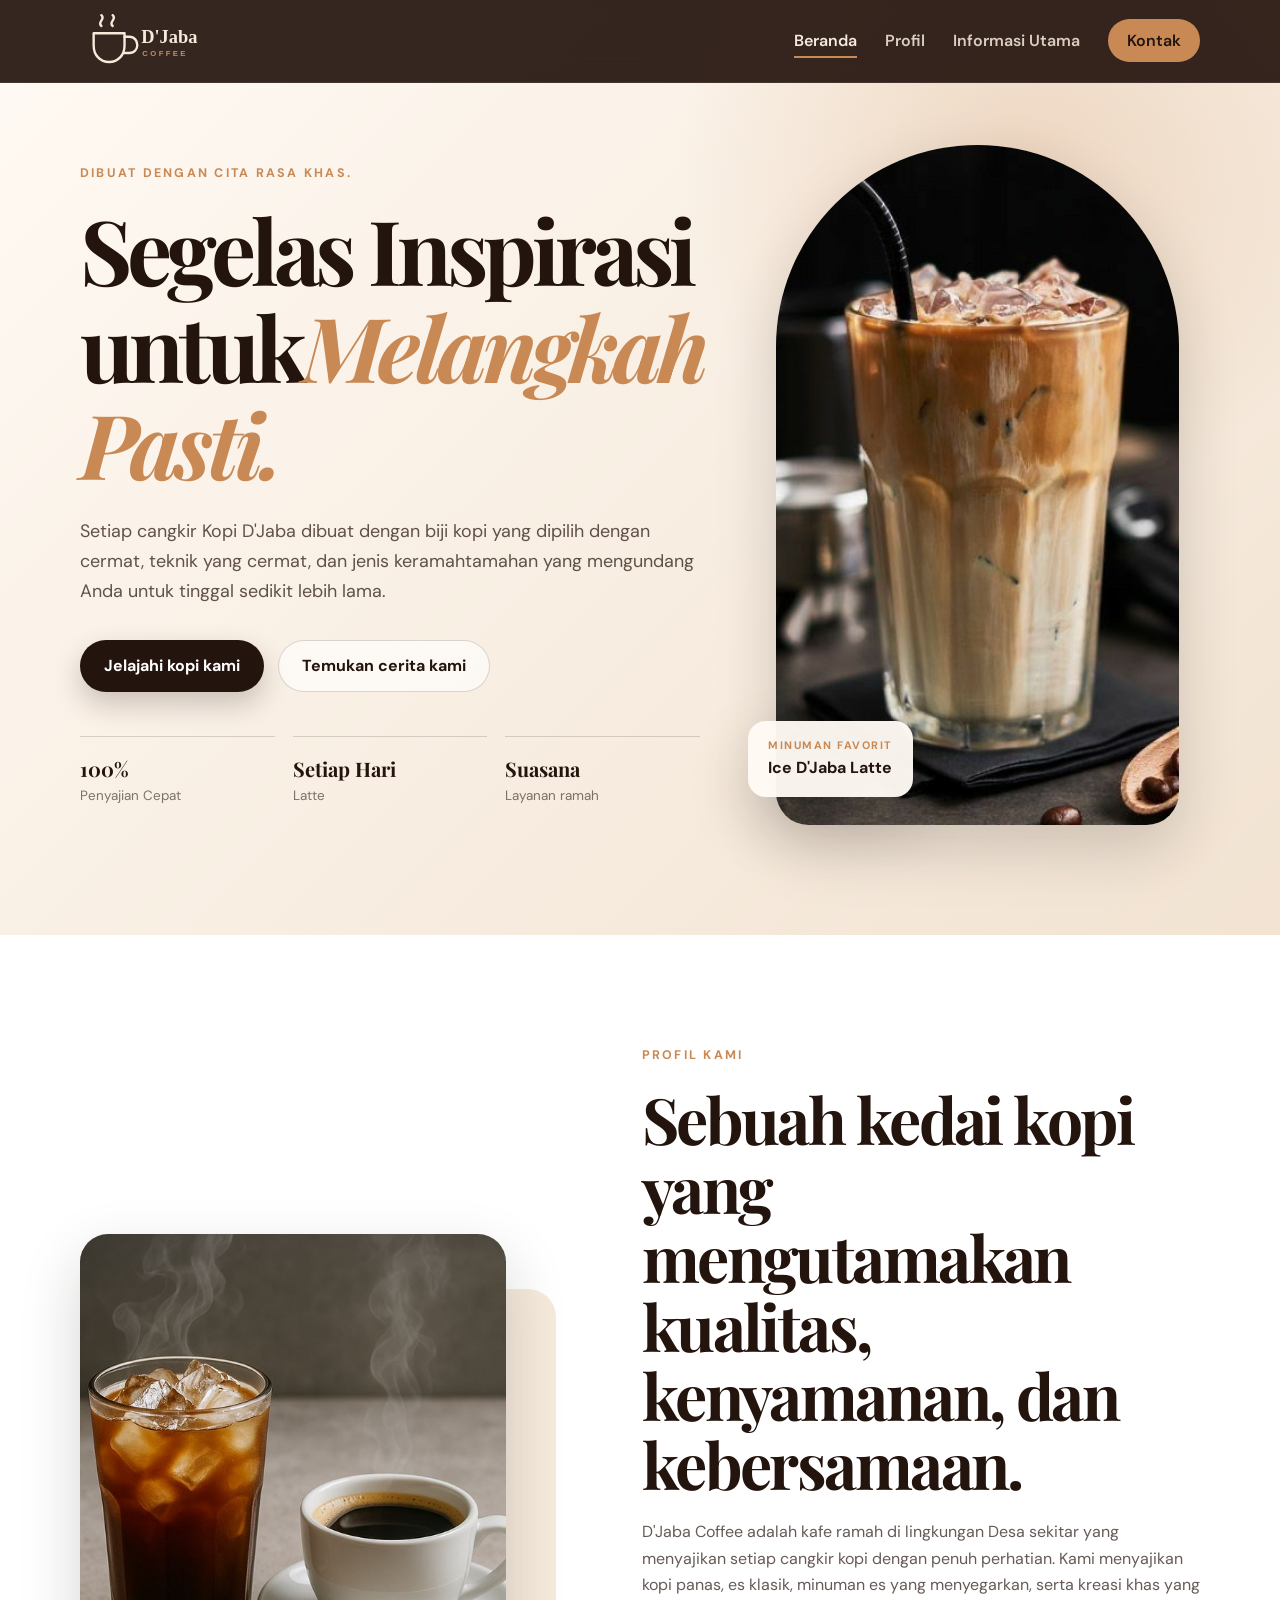
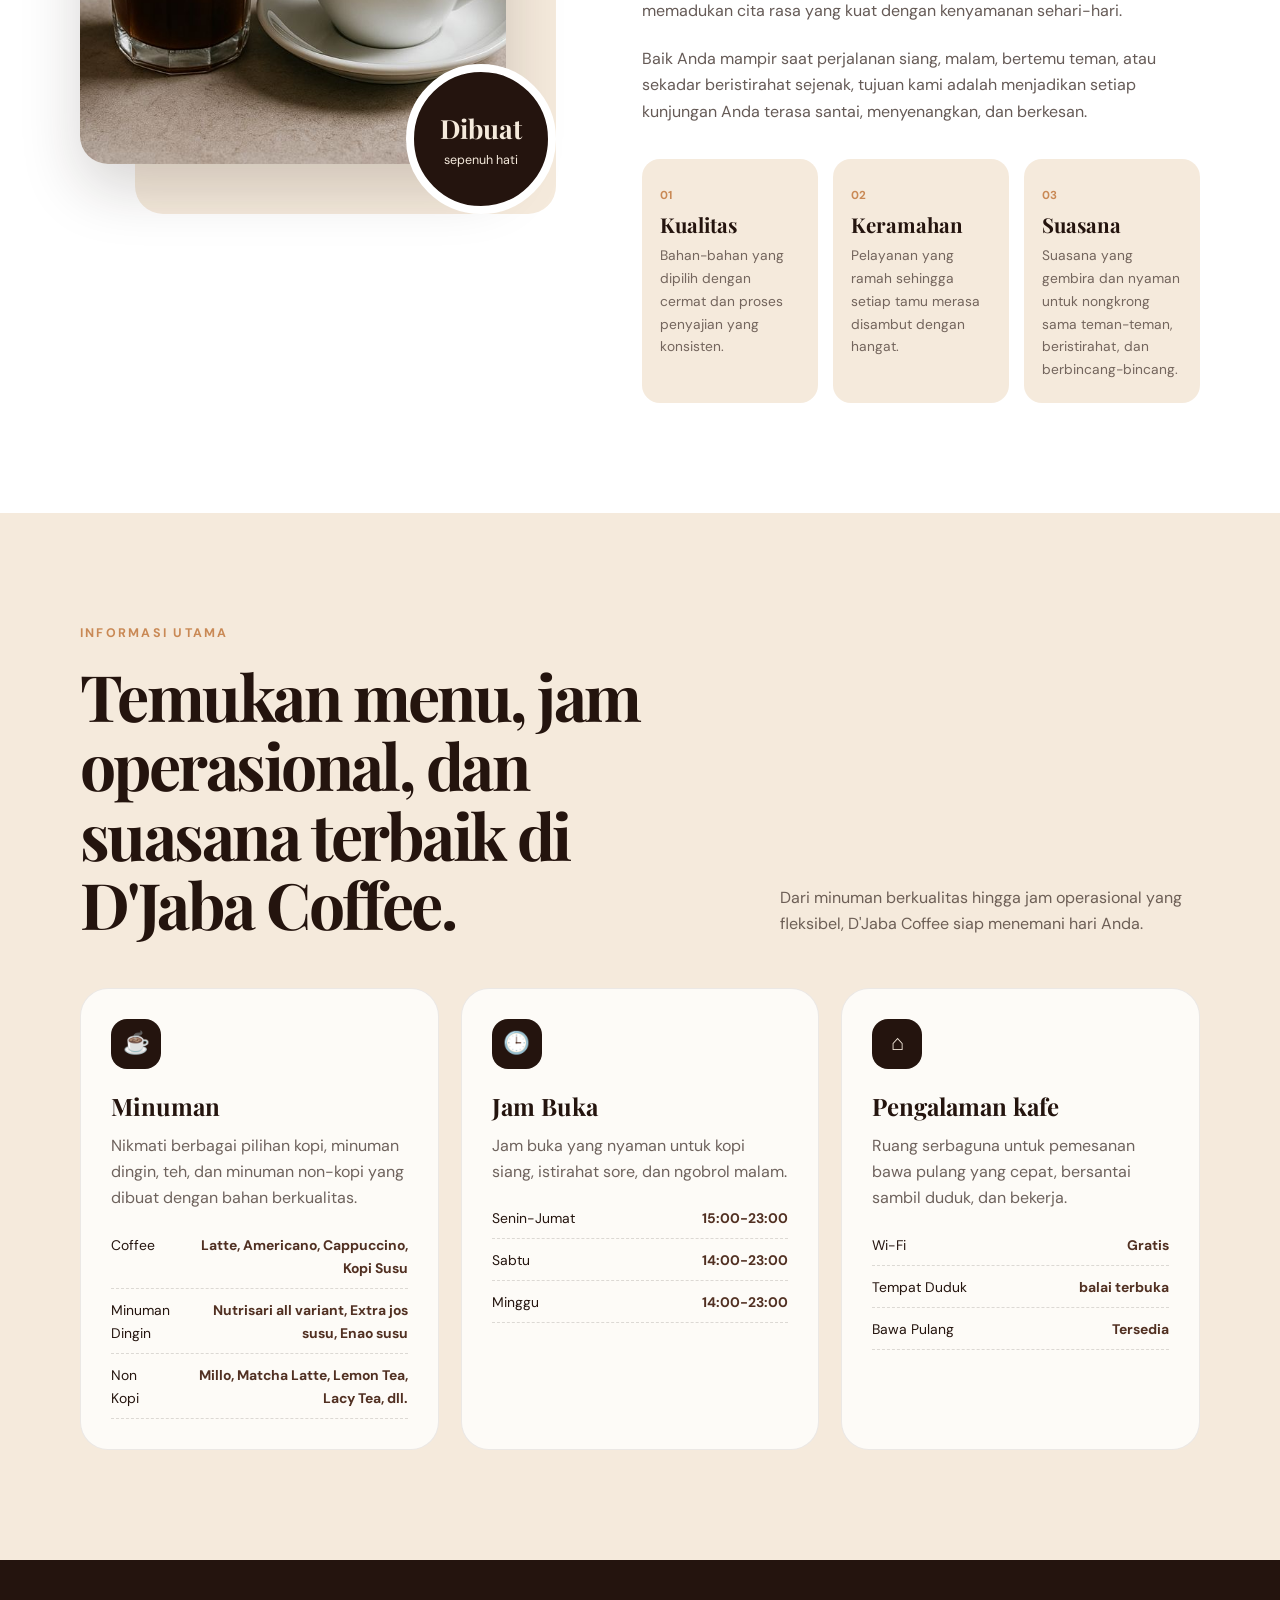
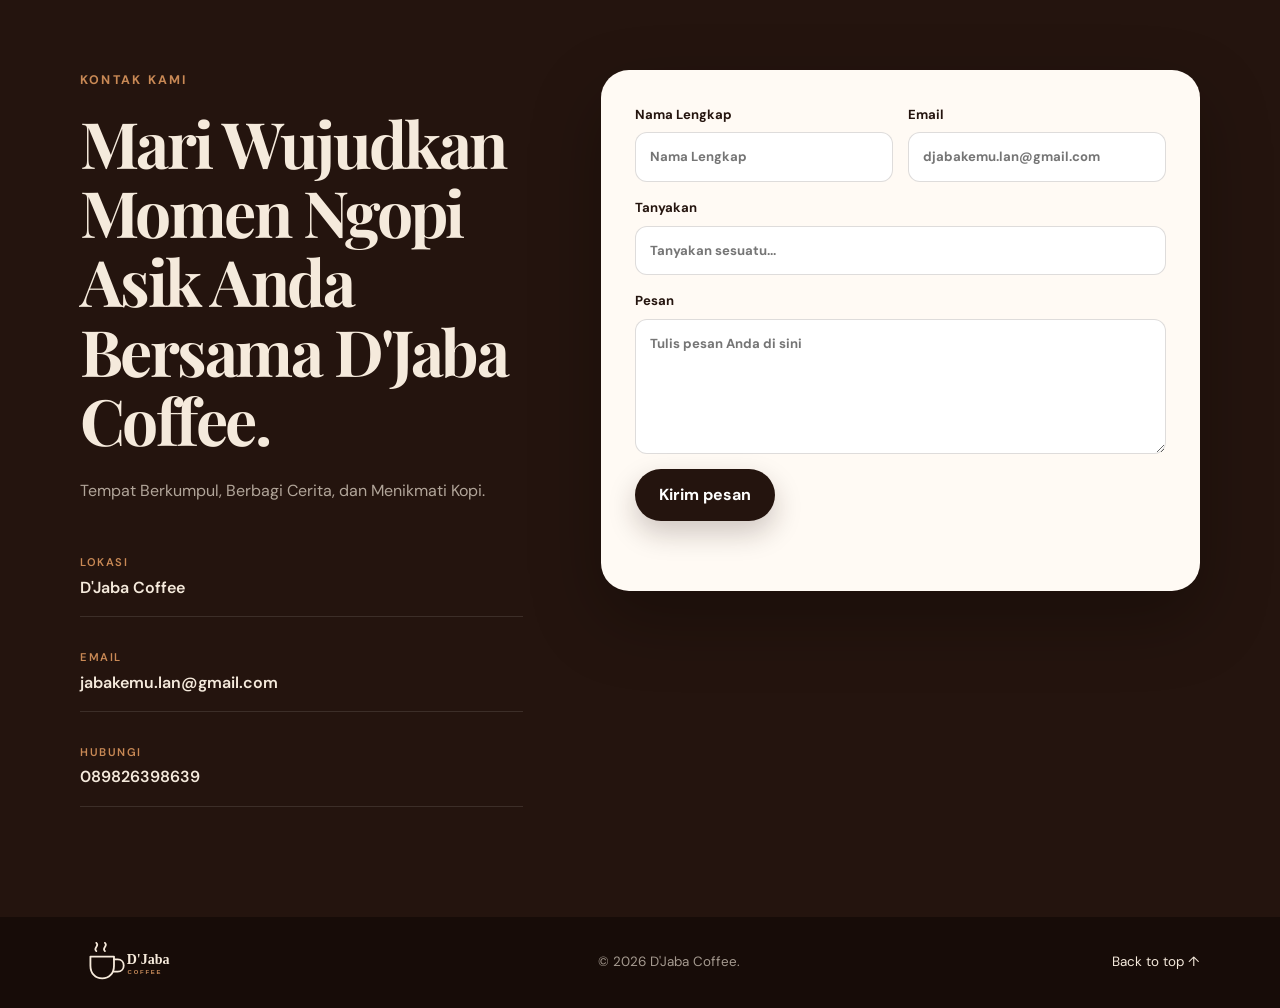
<file: html/index.html>
<!doctype html>
<html lang="en">
  <head>
    <meta charset="UTF-8" />
    <meta name="viewport" content="width=device-width, initial-scale=1.0" />
    <meta
      name="description"
      content="D'Jaba Coffee — handcrafted coffee, warm hospitality, and a welcoming place to slow down."
    />
    <title>D'Jaba Coffee</title>
    <link rel="preconnect" href="https://fonts.googleapis.com" />
    <link rel="preconnect" href="https://fonts.gstatic.com" crossorigin />
    <link
      href="https://fonts.googleapis.com/css2?family=DM+Sans:wght@400;500;600;700&family=Playfair+Display:wght@600;700&display=swap"
      rel="stylesheet"
    />
    <link rel="stylesheet" href="../css/styles.css" />
    <script src="../js/script.js" defer></script>
  </head>
  <body>
    <header class="site-header">
      <nav class="navbar container" aria-label="Main navigation">
        <a class="logo" href="#home" aria-label="D'Jaba Coffee home">
          <img src="../assets/images/djaba-logo.svg" alt="D'Jaba Coffee" />
        </a>
        <button
          class="menu-toggle"
          type="button"
          aria-label="Open navigation"
          aria-expanded="false"
        >
          <span></span><span></span><span></span>
        </button>
        <ul class="nav-links">
          <li><a href="#home">Beranda</a></li>
          <li><a href="#profile">Profil</a></li>
          <li><a href="#information">Informasi Utama</a></li>
          <li><a class="nav-button" href="#contact">Kontak</a></li>
        </ul>
      </nav>
    </header>

    <main>
      <section class="hero section" id="home">
        <div class="container hero-grid">
          <div class="hero-copy reveal">
            <p class="eyebrow">Dibuat dengan cita rasa khas.</p>
            <h1>Segelas Inspirasi untuk<span>Melangkah Pasti.</span></h1>
            <p class="hero-text">
              Setiap cangkir Kopi D'Jaba dibuat dengan biji kopi yang dipilih
              dengan cermat, teknik yang cermat, dan jenis keramahtamahan yang
              mengundang Anda untuk tinggal sedikit lebih lama.
            </p>
            <div class="hero-actions">
              <a class="button button-primary" href="#information"
                >Jelajahi kopi kami</a
              >
              <a class="button button-secondary" href="#profile"
                >Temukan cerita kami</a
              >
            </div>
            <div class="hero-stats" aria-label="Business highlights">
              <div><strong>100%</strong><span>Penyajian Cepat</span></div>
              <div><strong>Setiap Hari</strong><span>Latte</span></div>
              <div><strong>Suasana</strong><span>Layanan ramah</span></div>
            </div>
          </div>

          <figure class="hero-image-wrap reveal">
            <img
              class="hero-image"
              src="../assets/images/hero-coffee.png"
              alt="A tall glass of iced latte with coffee beans nearby"
            />
            <figcaption class="image-note">
              <span>Minuman Favorit</span>Ice D'Jaba Latte
            </figcaption>
          </figure>
        </div>
      </section>

      <section class="profile section" id="profile">
        <div class="container profile-grid">
          <div class="profile-image-wrap reveal">
            <div class="profile-shape"></div>
            <img
              class="profile-image"
              src="../assets/images/profile-coffee.png"
              alt="A glass of iced coffee beside a cup of hot coffee"
            />
            <div class="profile-badge">
              <strong>Dibuat</strong><span>sepenuh hati</span>
            </div>
          </div>

          <div class="profile-copy reveal">
            <p class="eyebrow">Profil Kami</p>
            <h2>
              Sebuah kedai kopi yang mengutamakan kualitas, kenyamanan, dan
              kebersamaan.
            </h2>
            <p>
              D'Jaba Coffee adalah kafe ramah di lingkungan Desa sekitar yang
              menyajikan setiap cangkir kopi dengan penuh perhatian. Kami
              menyajikan kopi panas, es klasik, minuman es yang menyegarkan,
              serta kreasi khas yang memadukan cita rasa yang kuat dengan
              kenyamanan sehari-hari.
            </p>
            <p>
              Baik Anda mampir saat perjalanan siang, malam, bertemu teman, atau
              sekadar beristirahat sejenak, tujuan kami adalah menjadikan setiap
              kunjungan Anda terasa santai, menyenangkan, dan berkesan.
            </p>
            <div class="values">
              <article>
                <span>01</span>
                <h3>Kualitas</h3>
                <p>
                  Bahan-bahan yang dipilih dengan cermat dan proses penyajian
                  yang konsisten.
                </p>
              </article>
              <article>
                <span>02</span>
                <h3>Keramahan</h3>
                <p>
                  Pelayanan yang ramah sehingga setiap tamu merasa disambut
                  dengan hangat.
                </p>
              </article>
              <article>
                <span>03</span>
                <h3>Suasana</h3>
                <p>
                  Suasana yang gembira dan nyaman untuk nongkrong sama
                  teman-teman, beristirahat, dan berbincang-bincang.
                </p>
              </article>
            </div>
          </div>
        </div>
      </section>

      <section class="information section" id="information">
        <div class="container">
          <div class="section-heading reveal">
            <div>
              <p class="eyebrow">Informasi Utama</p>
              <h2>
                Temukan menu, jam operasional, dan suasana terbaik di D'Jaba
                Coffee.
              </h2>
            </div>
            <p>
              Dari minuman berkualitas hingga jam operasional yang fleksibel,
              D'Jaba Coffee siap menemani hari Anda.
            </p>
          </div>

          <div class="info-grid">
            <article class="info-card reveal">
              <div class="info-icon" aria-hidden="true">☕</div>
              <h3>Minuman</h3>
              <p>
                Nikmati berbagai pilihan kopi, minuman dingin, teh, dan minuman
                non-kopi yang dibuat dengan bahan berkualitas.
              </p>
              <ul>
                <li>
                  <span>Coffee</span
                  ><strong>Latte, Americano, Cappuccino, Kopi Susu</strong>
                </li>
                <li>
                  <span>Minuman Dingin</span
                  ><strong
                    >Nutrisari all variant, Extra jos susu, Enao susu</strong
                  >
                </li>
                <li>
                  <span>Non Kopi</span
                  ><strong
                    >Millo, Matcha Latte, Lemon Tea, Lacy Tea, dll.
                  </strong>
                </li>
              </ul>
            </article>
            <article class="info-card reveal">
              <div class="info-icon" aria-hidden="true">🕒</div>
              <h3>Jam Buka</h3>
              <p>
                Jam buka yang nyaman untuk kopi siang, istirahat sore, dan
                ngobrol malam.
              </p>
              <ul>
                <li><span>Senin-Jumat</span><strong>15:00-23:00</strong></li>
                <li><span>Sabtu</span><strong>14:00-23:00</strong></li>
                <li><span>Minggu</span><strong>14:00-23:00</strong></li>
              </ul>
            </article>
            <article class="info-card reveal">
              <div class="info-icon" aria-hidden="true">⌂</div>
              <h3>Pengalaman kafe</h3>
              <p>
                Ruang serbaguna untuk pemesanan bawa pulang yang cepat,
                bersantai sambil duduk, dan bekerja.
              </p>
              <ul>
                <li><span>Wi-Fi</span><strong>Gratis</strong></li>
                <li><span>Tempat Duduk</span><strong>balai terbuka</strong></li>
                <li><span>Bawa Pulang</span><strong>Tersedia</strong></li>
              </ul>
            </article>
          </div>
        </div>
      </section>

      <section class="contact section" id="contact">
        <div class="container contact-grid">
          <div class="contact-copy reveal">
            <p class="eyebrow">Kontak Kami</p>
            <h2>Mari Wujudkan Momen Ngopi Asik Anda Bersama D'Jaba Coffee.</h2>
            <p>Tempat Berkumpul, Berbagi Cerita, dan Menikmati Kopi.</p>
            <div class="contact-details">
              <a href="https://maps.google.com" target="_blank" rel="noopener"
                ><span>Lokasi</span>D'Jaba Coffee</a
              >
              <a href="mailto:jabakemu.lan@gmail.com"
                ><span>Email</span>jabakemu.lan@gmail.com</a
              >
              <a href="tel:+10000000000"><span>Hubungi</span>089826398639</a>
            </div>
          </div>

          <form class="contact-form reveal" id="contactForm">
            <div class="form-row">
              <label
                >Nama Lengkap<input
                  type="text"
                  name="name"
                  placeholder="Nama Lengkap"
                  required
              /></label>
              <label
                >Email<input
                  type="email"
                  name="email"
                  placeholder="djabakemu.lan@gmail.com"
                  required
              /></label>
            </div>
            <label
              >Tanyakan<input
                type="text"
                name="subject"
                placeholder="Tanyakan sesuatu..."
            /></label>
            <label
              >Pesan<textarea
                name="message"
                placeholder="Tulis pesan Anda di sini"
                required
              ></textarea>
            </label>
            <button class="button button-primary" type="submit">
              Kirim pesan
            </button>
            <p
              class="form-message"
              id="formMessage"
              role="status"
              aria-live="polite"
            ></p>
          </form>
        </div>
      </section>
    </main>

    <footer>
      <div class="container footer-content">
        <img src="../assets/images/djaba-logo.svg" alt="D'Jaba Coffee" />
        <p>© <span id="year"></span> D'Jaba Coffee.</p>
        <a href="#home">Back to top ↑</a>
      </div>
    </footer>
  </body>
</html>
</file>
<file: css/styles.css>
:root {
  --espresso: #24140e;
  --coffee: #513022;
  --caramel: #c98955;
  --cream: #f5eadc;
  --milk: #fffaf4;
  --sage: #7e8872;
  --white: #ffffff;
  --shadow: 0 24px 60px rgba(36, 20, 14, 0.18);
  --radius: 28px;
}

* {
  box-sizing: border-box;
  margin: 0;
  padding: 0;
}
html {
  scroll-behavior: smooth;
  scroll-padding-top: 84px;
}
body {
  font-family: "DM Sans", sans-serif;
  color: var(--espresso);
  background: var(--milk);
  line-height: 1.65;
}
img {
  display: block;
  max-width: 100%;
}
a {
  color: inherit;
  text-decoration: none;
}
button,
input,
textarea {
  font: inherit;
}
.container {
  width: min(1120px, calc(100% - 40px));
  margin-inline: auto;
}
.section {
  padding: 110px 0;
  position: relative;
  overflow: hidden;
}
h1,
h2,
h3 {
  font-family: "Playfair Display", Georgia, serif;
  line-height: 1.08;
}
h1 {
  font-size: clamp(3.4rem, 7vw, 6.8rem);
  letter-spacing: -0.055em;
}
h2 {
  font-size: clamp(2.4rem, 5vw, 4.3rem);
  letter-spacing: -0.04em;
}
h3 {
  font-size: 1.5rem;
}
.eyebrow {
  margin-bottom: 18px;
  color: var(--caramel);
  font-size: 0.78rem;
  font-weight: 700;
  letter-spacing: 0.18em;
  text-transform: uppercase;
}

.site-header {
  position: fixed;
  inset: 0 0 auto;
  z-index: 100;
  background: rgba(36, 20, 14, 0.92);
  backdrop-filter: blur(16px);
  border-bottom: 1px solid rgba(255, 255, 255, 0.08);
}
.navbar {
  min-height: 82px;
  display: flex;
  align-items: center;
  justify-content: space-between;
  gap: 30px;
}
.logo img {
  width: 190px;
  height: auto;
}
.nav-links {
  display: flex;
  align-items: center;
  gap: 28px;
  list-style: none;
  color: var(--cream);
  font-weight: 600;
}
.nav-links a {
  position: relative;
  opacity: 0.86;
  transition: opacity 0.2s;
}
.nav-links a:hover,
.nav-links a.active {
  opacity: 1;
}
.nav-links a:not(.nav-button)::after {
  content: "";
  position: absolute;
  left: 0;
  right: 100%;
  bottom: -7px;
  height: 2px;
  background: var(--caramel);
  transition: right 0.2s;
}
.nav-links a:hover::after,
.nav-links a.active::after {
  right: 0;
}
.nav-button {
  padding: 11px 19px;
  border-radius: 999px;
  background: var(--caramel);
  color: var(--espresso);
  opacity: 1 !important;
}
.menu-toggle {
  display: none;
  width: 44px;
  height: 44px;
  border: 0;
  background: transparent;
  cursor: pointer;
}
.menu-toggle span {
  display: block;
  width: 25px;
  height: 2px;
  margin: 5px auto;
  background: var(--cream);
}

.hero {
  min-height: 100vh;
  padding-top: 145px;
  display: grid;
  align-items: center;
  background:
    radial-gradient(
      circle at 80% 18%,
      rgba(201, 137, 85, 0.23),
      transparent 27%
    ),
    linear-gradient(135deg, #fffaf4 0%, #f2e3d2 100%);
}
.hero-grid {
  display: grid;
  grid-template-columns: 1.05fr 0.95fr;
  align-items: center;
  gap: 72px;
}
.hero-copy h1 {
  max-width: 720px;
}
.hero-copy h1 span {
  color: var(--caramel);
  font-style: italic;
}
.hero-text {
  max-width: 650px;
  margin: 26px 0 34px;
  color: rgba(36, 20, 14, 0.72);
  font-size: 1.12rem;
}
.hero-actions {
  display: flex;
  flex-wrap: wrap;
  gap: 14px;
}
.button {
  display: inline-flex;
  align-items: center;
  justify-content: center;
  min-height: 52px;
  padding: 0 23px;
  border: 1px solid transparent;
  border-radius: 999px;
  font-weight: 700;
  cursor: pointer;
  transition:
    transform 0.2s,
    box-shadow 0.2s,
    background 0.2s;
}
.button:hover {
  transform: translateY(-2px);
}
.button-primary {
  color: var(--white);
  background: var(--espresso);
  box-shadow: 0 12px 28px rgba(36, 20, 14, 0.22);
}
.button-secondary {
  background: rgba(255, 255, 255, 0.6);
  border-color: rgba(36, 20, 14, 0.16);
}
.hero-stats {
  margin-top: 44px;
  display: grid;
  grid-template-columns: repeat(3, 1fr);
  gap: 18px;
  max-width: 620px;
}
.hero-stats div {
  padding-top: 15px;
  border-top: 1px solid rgba(36, 20, 14, 0.16);
}
.hero-stats strong,
.hero-stats span {
  display: block;
}
.hero-stats strong {
  font-family: "Playfair Display", serif;
  font-size: 1.25rem;
}
.hero-stats span {
  color: rgba(36, 20, 14, 0.58);
  font-size: 0.84rem;
}
.hero-image-wrap {
  position: relative;
  margin: 0;
}
.hero-image {
  width: 100%;
  height: clamp(520px, 62vw, 680px);
  object-fit: cover;
  object-position: center;
  border-radius: 210px 210px 34px 34px;
  box-shadow: var(--shadow);
}
.image-note {
  position: absolute;
  left: -28px;
  bottom: 28px;
  padding: 16px 20px;
  border-radius: 18px;
  background: rgba(255, 250, 244, 0.96);
  box-shadow: var(--shadow);
  font-weight: 700;
}
.image-note span {
  display: block;
  color: var(--caramel);
  font-size: 0.68rem;
  letter-spacing: 0.14em;
  text-transform: uppercase;
}

.profile {
  background: var(--white);
}
.profile-grid {
  display: grid;
  grid-template-columns: 0.92fr 1.08fr;
  gap: 86px;
  align-items: center;
}
.profile-image-wrap {
  position: relative;
  min-height: 580px;
}
.profile-shape {
  position: absolute;
  inset: 55px 0 0 55px;
  border-radius: var(--radius);
  background: var(--cream);
}
.profile-image {
  position: absolute;
  inset: 0 50px 50px 0;
  width: calc(100% - 50px);
  height: calc(100% - 50px);
  object-fit: cover;
  border-radius: var(--radius);
  box-shadow: var(--shadow);
}
.profile-badge {
  position: absolute;
  right: 0;
  bottom: 0;
  width: 150px;
  height: 150px;
  display: grid;
  place-content: center;
  text-align: center;
  border-radius: 50%;
  background: var(--espresso);
  color: var(--cream);
  border: 8px solid var(--white);
}
.profile-badge strong,
.profile-badge span {
  display: block;
}
.profile-badge strong {
  font-family: "Playfair Display", serif;
  font-size: 1.65rem;
}
.profile-badge span {
  font-size: 0.78rem;
}
.profile-copy > p:not(.eyebrow) {
  margin-top: 21px;
  color: rgba(36, 20, 14, 0.7);
}
.values {
  display: grid;
  grid-template-columns: repeat(3, 1fr);
  gap: 15px;
  margin-top: 34px;
}
.values article {
  padding: 22px 18px;
  border-radius: 18px;
  background: var(--cream);
}
.values article > span {
  color: var(--caramel);
  font-size: 0.72rem;
  font-weight: 700;
}
.values h3 {
  margin: 7px 0 8px;
  font-size: 1.28rem;
}
.values p {
  color: rgba(36, 20, 14, 0.62);
  font-size: 0.86rem;
}

.information {
  background: var(--cream);
}
.section-heading {
  display: flex;
  align-items: end;
  justify-content: space-between;
  gap: 50px;
  margin-bottom: 50px;
}
.section-heading > div {
  max-width: 650px;
}
.section-heading > p {
  max-width: 420px;
  color: rgba(36, 20, 14, 0.65);
}
.info-grid {
  display: grid;
  grid-template-columns: repeat(3, 1fr);
  gap: 22px;
}
.info-card {
  padding: 30px;
  border-radius: var(--radius);
  background: rgba(255, 255, 255, 0.78);
  border: 1px solid rgba(36, 20, 14, 0.08);
  transition:
    transform 0.25s,
    box-shadow 0.25s;
}
.info-card:hover {
  transform: translateY(-6px);
  box-shadow: var(--shadow);
}
.info-icon {
  width: 50px;
  height: 50px;
  display: grid;
  place-items: center;
  margin-bottom: 25px;
  border-radius: 16px;
  background: var(--espresso);
  color: var(--cream);
  font-size: 1.35rem;
}
.info-card > p {
  margin: 13px 0 22px;
  color: rgba(36, 20, 14, 0.66);
}
.info-card ul {
  list-style: none;
  display: grid;
  gap: 10px;
}
.info-card li {
  display: flex;
  justify-content: space-between;
  gap: 14px;
  padding-bottom: 8px;
  border-bottom: 1px dashed rgba(36, 20, 14, 0.15);
  font-size: 0.87rem;
}
.info-card strong {
  color: var(--coffee);
  text-align: right;
}

.contact {
  background: var(--espresso);
  color: var(--cream);
}
.contact-grid {
  display: grid;
  grid-template-columns: 0.85fr 1.15fr;
  gap: 78px;
  align-items: start;
}
.contact-copy > p:not(.eyebrow) {
  margin: 24px 0 34px;
  color: rgba(245, 234, 220, 0.68);
}
.contact-details {
  display: grid;
  gap: 16px;
}
.contact-details a {
  padding: 15px 0;
  border-bottom: 1px solid rgba(255, 255, 255, 0.11);
  font-weight: 600;
}
.contact-details span {
  display: block;
  margin-bottom: 3px;
  color: var(--caramel);
  font-size: 0.7rem;
  letter-spacing: 0.14em;
  text-transform: uppercase;
}
.contact-form {
  padding: 34px;
  border-radius: var(--radius);
  background: var(--milk);
  color: var(--espresso);
  box-shadow: 0 28px 70px rgba(0, 0, 0, 0.28);
}
.form-row {
  display: grid;
  grid-template-columns: 1fr 1fr;
  gap: 15px;
}
label {
  display: grid;
  gap: 7px;
  margin-bottom: 15px;
  font-size: 0.82rem;
  font-weight: 700;
}
input,
textarea {
  width: 100%;
  border: 1px solid rgba(36, 20, 14, 0.15);
  border-radius: 12px;
  background: var(--white);
  padding: 13px 14px;
  color: var(--espresso);
  outline: none;
}
input:focus,
textarea:focus {
  border-color: var(--caramel);
  box-shadow: 0 0 0 3px rgba(201, 137, 85, 0.15);
}
textarea {
  min-height: 135px;
  resize: vertical;
}
.form-message {
  min-height: 24px;
  margin-top: 12px;
  color: var(--sage);
  font-size: 0.9rem;
  font-weight: 700;
}

footer {
  padding: 25px 0;
  background: #170c08;
  color: rgba(245, 234, 220, 0.64);
}
.footer-content {
  display: flex;
  align-items: center;
  justify-content: space-between;
  gap: 20px;
  font-size: 0.84rem;
}
.footer-content img {
  width: 145px;
}
.footer-content a {
  color: var(--cream);
}
.reveal {
  opacity: 0;
  transform: translateY(24px);
  transition:
    opacity 0.7s ease,
    transform 0.7s ease;
}
.reveal.visible {
  opacity: 1;
  transform: none;
}

@media (max-width: 920px) {
  .menu-toggle {
    display: block;
  }
  .nav-links {
    position: fixed;
    top: 82px;
    left: 20px;
    right: 20px;
    display: grid;
    gap: 8px;
    padding: 18px;
    border-radius: 18px;
    background: var(--espresso);
    box-shadow: var(--shadow);
    opacity: 0;
    pointer-events: none;
    transform: translateY(-12px);
    transition: 0.22s;
  }
  .nav-links.open {
    opacity: 1;
    pointer-events: auto;
    transform: none;
  }
  .nav-links a {
    display: block;
    padding: 10px 12px;
  }
  .hero-grid,
  .profile-grid,
  .contact-grid {
    grid-template-columns: 1fr;
  }
  .hero-grid {
    gap: 48px;
  }
  .hero-image-wrap {
    max-width: 620px;
    width: 100%;
    margin-inline: auto;
  }
  .profile-grid {
    gap: 55px;
  }
  .profile-image-wrap {
    max-width: 650px;
    width: 100%;
  }
  .info-grid {
    grid-template-columns: 1fr 1fr;
  }
  .section-heading {
    align-items: start;
    flex-direction: column;
  }
}

@media (max-width: 640px) {
  .container {
    width: min(100% - 28px, 1120px);
  }
  .section {
    padding: 82px 0;
  }
  .hero {
    padding-top: 122px;
  }
  h1 {
    font-size: clamp(3rem, 16vw, 4.5rem);
  }
  .hero-stats,
  .values,
  .info-grid,
  .form-row {
    grid-template-columns: 1fr;
  }
  .hero-image {
    height: 480px;
    border-radius: 150px 150px 26px 26px;
  }
  .image-note {
    left: 10px;
    bottom: 18px;
  }
  .profile-image-wrap {
    min-height: 430px;
  }
  .profile-image {
    inset: 0 30px 40px 0;
    width: calc(100% - 30px);
    height: calc(100% - 40px);
  }
  .profile-shape {
    inset: 35px 0 0 35px;
  }
  .profile-badge {
    width: 118px;
    height: 118px;
  }
  .contact-form {
    padding: 24px;
  }
  .footer-content {
    flex-direction: column;
    text-align: center;
  }
}

/* Preserve the original left-aligned layout on smaller screens. */
@media (max-width: 920px) {
  .hero-grid,
  .profile-grid,
  .contact-grid,
  .section-heading {
    text-align: left;
  }

  .hero-image-wrap {
    margin-inline: 0;
    justify-self: start;
  }

  .profile-image-wrap {
    justify-self: start;
  }

  .hero-actions {
    justify-content: flex-start;
  }
}

@media (max-width: 640px) {
  .hero-copy,
  .profile-copy,
  .contact-copy,
  .section-heading,
  .info-card,
  .contact-form {
    text-align: left;
  }

  .footer-content {
    align-items: flex-start;
    text-align: left;
  }
}
</file>
